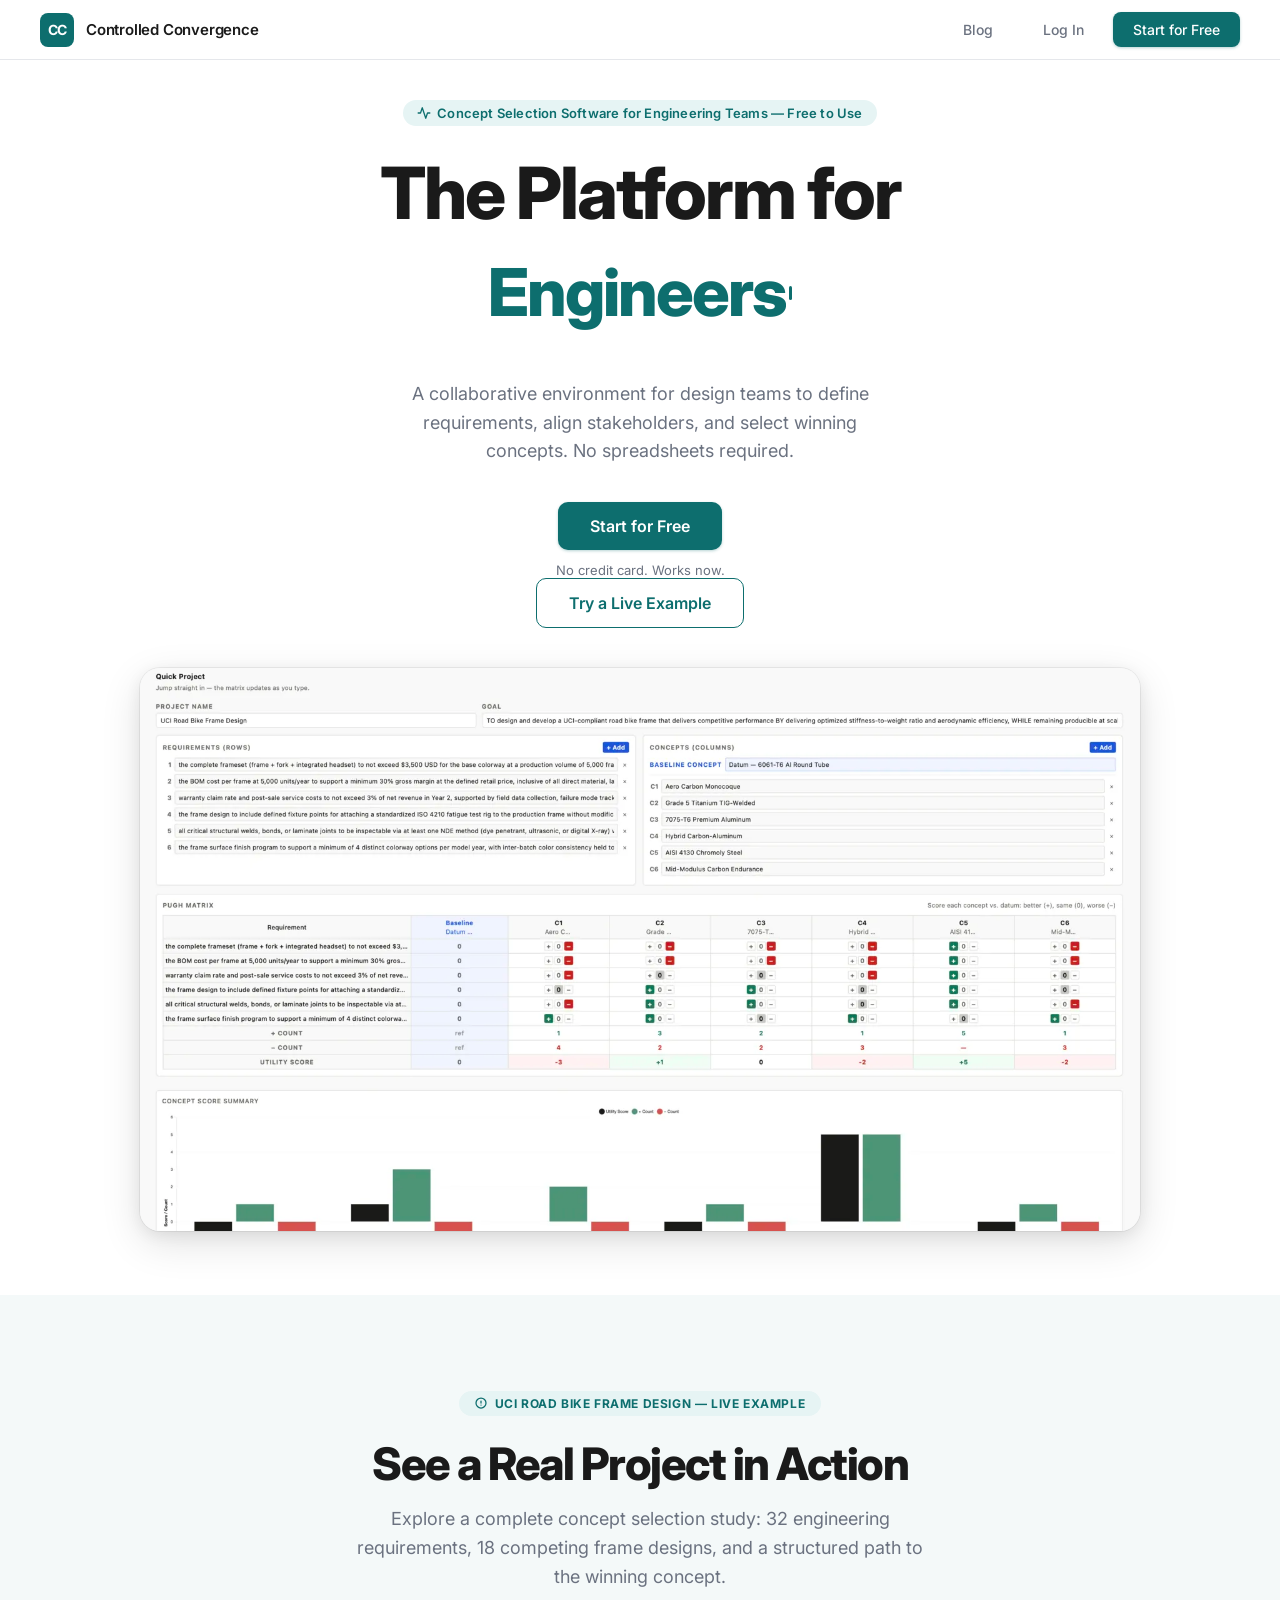
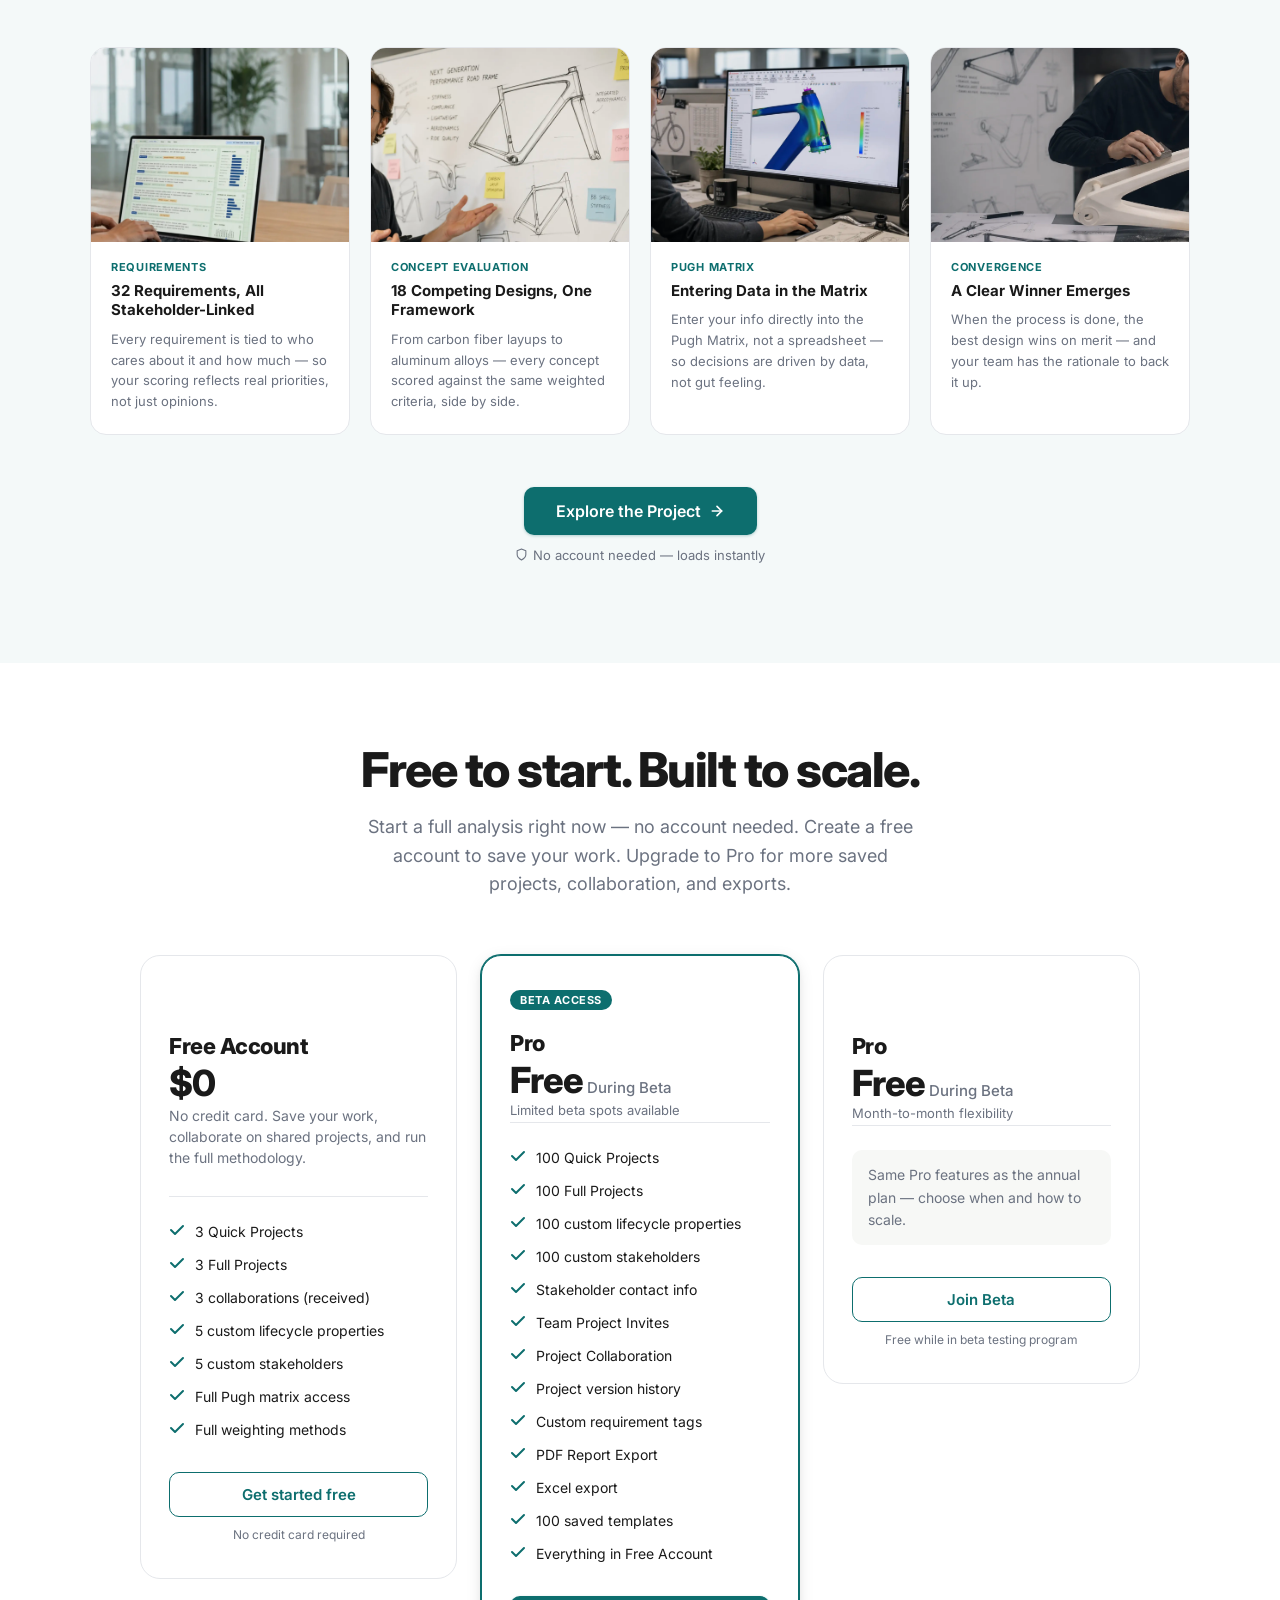
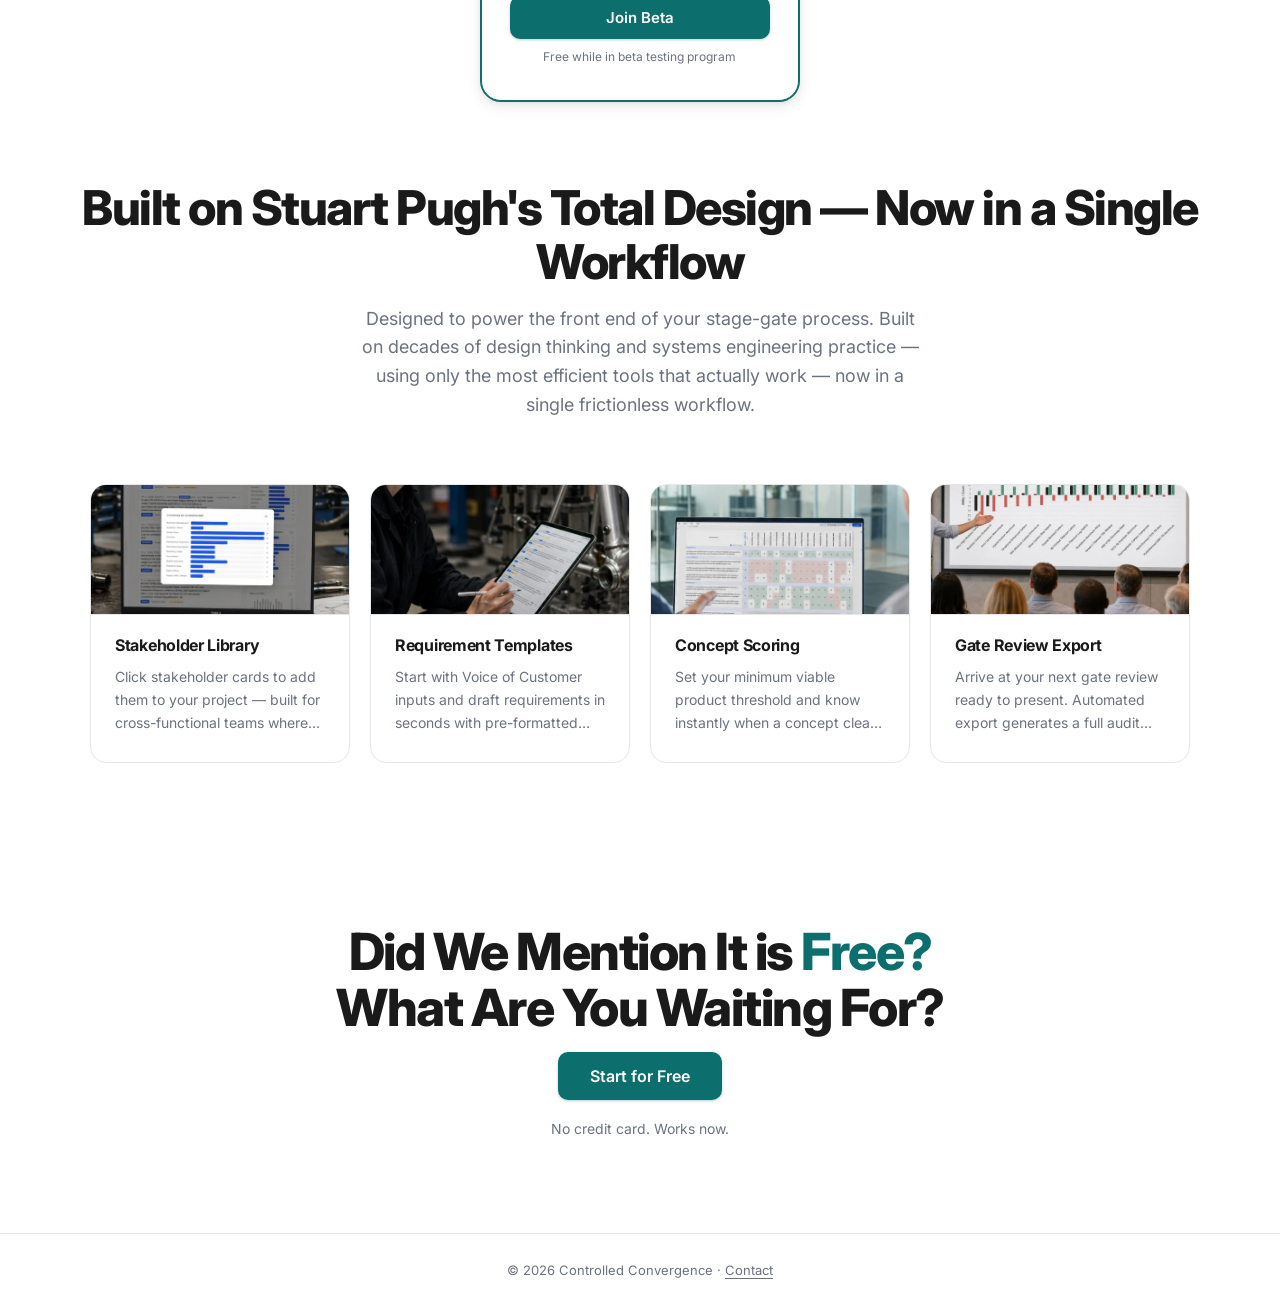
<file: index.html>
<!DOCTYPE html>
<html lang="en">
<head>
  <meta charset="UTF-8" />
  <meta name="viewport" content="width=device-width, initial-scale=1.0" />
  <title>Controlled Convergence — Concept Selection Software for Engineering Teams</title>
  <link rel="preconnect" href="https://fonts.googleapis.com" />
  <link rel="preconnect" href="https://fonts.gstatic.com" crossorigin />
  <link href="https://fonts.googleapis.com/css2?family=Inter:wght@400;500;600;700;800&display=swap" rel="stylesheet" />
  <script src="https://cdnjs.cloudflare.com/ajax/libs/gsap/3.12.5/gsap.min.js"></script>

  <style>
    /* ─── Reset & Base ─────────────────────────────────────────────────── */
    *, *::before, *::after { box-sizing: border-box; margin: 0; padding: 0; }

    :root {
      --teal:        #0d6e6e;
      --teal-dark:   #095858;
      --teal-light:  #e6f4f4;
      --teal-mid:    #1a8c8c;
      --text:        #1a1a1a;
      --text-muted:  #6b7280;
      --border:      #e5e7eb;
      --white:       #ffffff;
      --shadow-md:   0 4px 16px rgba(0,0,0,.10), 0 2px 6px rgba(0,0,0,.06);
      --shadow-lg:   0 12px 40px rgba(0,0,0,.12), 0 4px 16px rgba(0,0,0,.07);
      --radius-card: 16px;
      --radius-btn:  8px;
      --font:        'Inter', system-ui, -apple-system, sans-serif;
    }

    html { scroll-behavior: smooth; }
    body { font-family: var(--font); color: var(--text); background: var(--white); -webkit-font-smoothing: antialiased; }

    /* ─── Nav ──────────────────────────────────────────────────────────── */
    .nav {
      position: sticky; top: 0; z-index: 100;
      background: rgba(255,255,255,0.96); backdrop-filter: blur(8px);
      border-bottom: 1px solid var(--border);
      height: 60px; display: flex; align-items: center; padding: 0 32px;
    }
    .nav-inner { width: 100%; max-width: 1200px; margin: 0 auto; display: flex; align-items: center; justify-content: space-between; }
    .nav-logo  { display: flex; align-items: center; gap: 12px; text-decoration: none; }
    .nav-lettermark {
      width: 34px; height: 34px; background: var(--teal); color: white;
      border-radius: 8px; display: flex; align-items: center; justify-content: center;
      font-size: 14px; font-weight: 700; letter-spacing: -0.5px; flex-shrink: 0;
    }
    .nav-wordmark { font-size: 15px; font-weight: 600; color: var(--text); letter-spacing: -0.2px; }
    .nav-actions  { display: flex; align-items: center; gap: 8px; }

    /* ─── Buttons ──────────────────────────────────────────────────────── */
    .btn {
      display: inline-flex; align-items: center; justify-content: center;
      padding: 9px 20px; border-radius: var(--radius-btn);
      font-family: var(--font); font-size: 14px; font-weight: 500;
      cursor: pointer; text-decoration: none; border: none; outline: none;
      transition: background .15s, color .15s, box-shadow .15s, transform .1s;
    }
    .btn:active { transform: scale(0.97); }
    .btn-ghost   { background: transparent; color: var(--text-muted); border: 1px solid transparent; }
    .btn-ghost:hover { color: var(--text); background: #f3f4f6; }
    .btn-primary { background: var(--teal); color: white; box-shadow: 0 1px 3px rgba(13,110,110,.3); }
    .btn-primary:hover { background: var(--teal-dark); box-shadow: 0 4px 12px rgba(13,110,110,.35); }
    .btn-primary-lg { padding: 14px 32px; font-size: 16px; font-weight: 600; border-radius: 10px; }
    .btn-outline {
      background: transparent; color: var(--teal);
      border: 1.5px solid var(--teal); font-weight: 600;
    }
    .btn-outline:hover { background: var(--teal-light); }

    /* ─── Hero ──────────────────────────────────────────────────────────── */
    .hero {
      display: flex; flex-direction: column;
      align-items: center; justify-content: flex-start;
      text-align: center; padding: 40px 24px 40px;
    }
    .hero-eyebrow {
      display: inline-flex; align-items: center; gap: 6px;
      background: var(--teal-light); color: var(--teal);
      font-size: 13px; font-weight: 600; padding: 5px 14px;
      border-radius: 100px; margin-bottom: 28px; letter-spacing: .2px;
    }
    .hero-headline-static { font-size: clamp(40px,6vw,72px); font-weight: 800; line-height: 1.08; letter-spacing: -2px; color: var(--text); }
    .hero-typewriter-row  { display: flex; align-items: center; justify-content: center; height: clamp(72px,9vw,110px); margin-top: 6px; }
    .hero-typewriter      { font-size: clamp(36px,5.5vw,66px); font-weight: 800; line-height: 1.2; letter-spacing: -2px; color: var(--teal); white-space: nowrap; overflow: hidden; }
    .cursor {
      display: inline-block; width: 3px; height: .85em; background: var(--teal);
      margin-left: 3px; vertical-align: middle; border-radius: 2px; flex-shrink: 0;
      animation: blink .75s step-end infinite;
    }
    @keyframes blink { 0%,100%{opacity:1} 50%{opacity:0} }
    .hero-sub  { margin-top: 32px; font-size: 18px; color: var(--text-muted); max-width: 480px; line-height: 1.6; }
    .hero-cta  { margin-top: 36px; }
    .hero-cta-note { margin-top: 12px; font-size: 13px; color: var(--text-muted); }

    /* ─── Product Visual ───────────────────────────────────────────────── */
    .product-visual-wrap { width: 100%; max-width: 1100px; margin: 0 auto; padding: 0 24px 64px; }
    .product-visual {
      width: 100%; max-width: 1000px; margin: 0 auto;
      border-radius: 20px; overflow: hidden;
      box-shadow: var(--shadow-lg), 0 0 0 1px rgba(0,0,0,.06);
      background: #f8fafc; aspect-ratio: 16/9; position: relative;
    }
    .product-visual img { position: absolute; top: 0; left: 0; transform-origin: top left; display: block; max-width: none; }
    @media (prefers-reduced-motion: reduce) { .product-visual img { width:100%;height:100%;object-fit:cover;position:static; } }

    /* ─── Proven Tools ─────────────────────────────────────────────────── */
    .section-proven { text-align: center; padding: 0 24px 16px; }
    .section-heading { font-size: clamp(30px,4vw,48px); font-weight: 800; letter-spacing: -1.5px; color: var(--text); line-height: 1.12; }
    .section-sub { margin-top: 16px; font-size: 18px; color: var(--text-muted); max-width: 560px; margin-left: auto; margin-right: auto; line-height: 1.6; }

    /* ─── Feature Cards ────────────────────────────────────────────────── */
    .cards-section { padding: 48px 24px 80px; }
    .cards-inner { max-width: 1100px; margin: 0 auto; display: flex; flex-direction: row; gap: 20px; align-items: stretch; }
    .card {
      flex: 1 1 0; min-width: 0; background: var(--white); border: 1px solid var(--border);
      border-radius: var(--radius-card); padding: 0 0 28px;
      display: flex; flex-direction: column; overflow: hidden; cursor: default;
      transition: flex .45s cubic-bezier(.4,0,.2,1), box-shadow .3s ease, border-color .3s ease;
    }
    .cards-inner:has(.card:hover) .card       { flex: .53 1 0; }
    .cards-inner:has(.card:hover) .card:hover { flex: 2.4 1 0; box-shadow: var(--shadow-lg); border-color: #d1e8e8; }
    .card-preview { width: 100%; height: 130px; overflow: hidden; flex-shrink: 0; border-bottom: 1px solid var(--border); background: #f0f7f4; transition: height .45s cubic-bezier(.4,0,.2,1); }
    .card:hover .card-preview { height: 190px; }
    .card-preview img { width: 100%; height: 100%; display: block; object-fit: cover; }
    .card-preview.preview-stakeholder img  { object-position: center; transform: scale(1.08); transform-origin: center; }
    .card-preview.preview-requirements img { object-position: center; transform-origin: center; }
    .card-preview.preview-scoring img      { object-position: center; transform: scale(1.1); transform-origin: center; }
    .card-preview.preview-reports img      { object-position: center; transform: scale(1.05); transform-origin: center; }
    .card-body { padding: 20px 24px 0; display: flex; flex-direction: column; flex: 1; overflow: hidden; }
    .card-title { font-size: 16px; font-weight: 700; color: var(--text); margin-bottom: 10px; letter-spacing: -.3px; white-space: nowrap; overflow: hidden; text-overflow: ellipsis; }
    .card:hover .card-title { white-space: normal; overflow: visible; text-overflow: unset; }
    .card-desc { font-size: 14px; color: var(--text-muted); line-height: 1.65; display: -webkit-box; -webkit-box-orient: vertical; -webkit-line-clamp: 3; overflow: hidden; transition: opacity .3s ease; }
    .card:hover .card-desc { display: block; overflow: visible; }
    .cards-inner:has(.card:hover) .card:not(:hover) .card-desc { opacity: .35; }
    @media (max-width: 900px) {
      .cards-inner { flex-wrap: wrap; }
      .cards-inner .card { flex: 1 1 calc(50% - 10px); }
      .cards-inner:has(.card:hover) .card,
      .cards-inner:has(.card:hover) .card:hover { flex: 1 1 calc(50% - 10px); box-shadow: var(--shadow-md); }
    }
    @media (max-width: 520px) {
      .cards-inner .card { flex: 1 1 100%; }
      .cards-inner:has(.card:hover) .card,
      .cards-inner:has(.card:hover) .card:hover { flex: 1 1 100%; }
    }

    /* ─── Pricing Section ──────────────────────────────────────────────── */
    .section-pricing { padding: 80px 24px 80px; text-align: center; }

    .pricing-intro {
      max-width: 560px; margin: 16px auto 0;
      font-size: 18px; color: var(--text-muted); line-height: 1.6;
    }

    .pricing-cards {
      max-width: 1000px; margin: 56px auto 0;
      display: grid; grid-template-columns: repeat(3, 1fr); gap: 24px; align-items: start;
    }
    @media (max-width: 720px) { .pricing-cards { grid-template-columns: 1fr; max-width: 420px; } }

    .pricing-card {
      background: var(--white); border: 1.5px solid var(--border);
      border-radius: 20px; padding: 32px 28px 36px;
      text-align: left; position: relative;
      transition: box-shadow .2s ease, transform .2s ease;
    }
    .pricing-card:hover { box-shadow: var(--shadow-md); transform: translateY(-2px); }
    .pricing-card.featured { border-color: var(--teal); box-shadow: 0 0 0 1px var(--teal), var(--shadow-md); }
    .pricing-card.featured:hover { box-shadow: 0 0 0 1px var(--teal), var(--shadow-lg); }

    .pricing-badge {
      display: inline-block; background: var(--teal); color: white;
      font-size: 11px; font-weight: 700; letter-spacing: .5px; text-transform: uppercase;
      padding: 3px 10px; border-radius: 100px; margin-bottom: 20px;
    }
    .pricing-badge-spacer { height: 25px; margin-bottom: 20px; }

    .pricing-tier { font-size: 22px; font-weight: 800; color: var(--text); letter-spacing: -.5px; margin-bottom: 6px; }

    .pricing-price {
      font-size: 36px; font-weight: 800; color: var(--text);
      letter-spacing: -1px; line-height: 1; margin-bottom: 4px;
    }
    .pricing-price span { font-size: 15px; font-weight: 500; color: var(--text-muted); letter-spacing: 0; }

    .pricing-tagline {
      font-size: 14px; color: var(--text-muted); margin-bottom: 28px;
      line-height: 1.5;
    }
    .pricing-divider { border: none; border-top: 1px solid var(--border); margin-bottom: 24px; }

    .pricing-features {
      list-style: none; display: flex; flex-direction: column; gap: 12px; margin-bottom: 32px;
    }
    .pricing-features li {
      display: flex; align-items: flex-start; gap: 10px;
      font-size: 14px; color: var(--text); line-height: 1.5;
    }
    .pricing-features li .check { flex-shrink: 0; margin-top: 1px; width: 16px; height: 16px; color: var(--teal); }
    .pricing-features li.muted { color: var(--text-muted); }
    .pricing-features li.muted .check { color: #c0d4d4; }

    .pricing-cta { width: 100%; padding: 12px 20px; font-size: 15px; font-weight: 600; border-radius: 10px; text-align: center; }
    .pricing-note { margin-top: 10px; font-size: 12px; color: var(--text-muted); text-align: center; }
    .pricing-billing { font-size: 13px; color: var(--text-muted); margin-bottom: 4px; }
    .pricing-savings { font-size: 13px; color: var(--teal); font-weight: 600; margin-bottom: 28px; }
    .pricing-monthly-box {
      background: var(--bg-subtle, #f7f8f6); border-radius: 10px;
      padding: 14px 16px; font-size: 14px; color: var(--text-muted);
      line-height: 1.6; margin-bottom: 32px;
    }
    .pricing-monthly-nudge { display: block; margin-top: 8px; font-size: 13px; color: var(--teal); font-weight: 600; }

    /* ─── Coming Soon toast (Get Pro) ──────────────────────────────────── */
    .coming-soon-toast {
      position: fixed; bottom: 32px; left: 50%; transform: translateX(-50%) translateY(20px);
      background: #1a1a1a; color: white;
      padding: 16px 28px; border-radius: 12px;
      font-size: 14px; font-weight: 500; line-height: 1.6;
      box-shadow: 0 8px 32px rgba(0,0,0,.25);
      opacity: 0; pointer-events: none;
      transition: opacity .25s ease, transform .25s ease;
      z-index: 9999; text-align: center;
      width: max-content; max-width: min(520px, calc(100vw - 48px));
    }
    .coming-soon-toast.show {
      opacity: 1; transform: translateX(-50%) translateY(0);
    }

    /* ─── Modes Section ────────────────────────────────────────────────── */
    .section-modes {
      padding: 80px 24px 0;
      text-align: center;
    }
    .section-modes .section-heading { font-size: clamp(28px,3.5vw,44px); }

    .mode-block {
      max-width: 1000px;
      margin: 56px auto 0;
    }

    .mode-eyebrow {
      display: inline-flex; align-items: center; gap: 6px;
      font-size: 12px; font-weight: 700; text-transform: uppercase;
      letter-spacing: .7px; color: var(--teal);
      margin-bottom: 14px;
    }

    .mode-desc {
      font-size: 18px; color: var(--text-muted);
      max-width: 640px; margin: 0 auto 40px;
      line-height: 1.6;
    }

    .mode-img-wrap {
      width: 100%; border-radius: 20px; overflow: hidden;
      box-shadow: var(--shadow-lg), 0 0 0 1px rgba(0,0,0,.06);
      background: #f8fafc;
    }
    .mode-img-wrap img { width: 100%; height: auto; display: block; }

    /* Flow diagram wrapper */
    .flow-wrap {
      width: 100%;
      background: var(--teal-light);
      border: 1px solid #b8d9d9;
      border-radius: 20px;
      padding: 36px 28px;
      box-sizing: border-box;
    }
    .flow-wrap svg {
      width: 100%;
      height: auto;
      display: block;
    }

    /* ─── Demo / Case Study Section ──────────────────────────────────── */
    .section-demo {
      padding: 96px 24px 100px;
      background: #f4f9f9;
      text-align: center;
    }
    .demo-eyebrow {
      display: inline-flex; align-items: center; gap: 8px;
      background: var(--teal-light); color: var(--teal);
      font-size: 12px; font-weight: 700; letter-spacing: .6px; text-transform: uppercase;
      padding: 5px 16px; border-radius: 100px; margin-bottom: 24px;
    }
    .demo-heading {
      font-size: clamp(28px, 3.5vw, 48px); font-weight: 800;
      letter-spacing: -1.5px; color: var(--text); line-height: 1.1;
    }
    .demo-sub {
      margin: 16px auto 0; font-size: 18px; color: var(--text-muted);
      max-width: 580px; line-height: 1.6;
    }
    .demo-cards {
      max-width: 1100px; margin: 56px auto 0;
      display: grid; grid-template-columns: repeat(4, 1fr); gap: 20px;
    }
    .demo-card {
      background: var(--white); border: 1px solid var(--border);
      border-radius: var(--radius-card); overflow: hidden;
      display: flex; flex-direction: column;
      transition: box-shadow .25s ease, transform .22s ease;
      text-align: left;
    }
    .demo-card:hover {
      box-shadow: var(--shadow-lg); transform: translateY(-5px);
    }
    .demo-card-img {
      width: 100%; aspect-ratio: 4/3; overflow: hidden; flex-shrink: 0;
    }
    .demo-card-img img {
      width: 100%; height: 100%; object-fit: cover;
      transition: transform .45s ease;
      display: block;
    }
    .demo-card:hover .demo-card-img img { transform: scale(1.06); }
    .demo-card-img.crop-top    img { object-position: center top; }
    .demo-card-img.crop-center img { object-position: center center; }
    .demo-card-img.crop-right  img { object-position: right center; }
    .demo-card-body {
      padding: 18px 20px 22px;
      display: flex; flex-direction: column; gap: 5px; flex: 1;
    }
    .demo-card-tag {
      font-size: 11px; font-weight: 700; text-transform: uppercase;
      letter-spacing: .7px; color: var(--teal); margin-bottom: 2px;
    }
    .demo-card-title {
      font-size: 15px; font-weight: 700; color: var(--text); line-height: 1.3;
    }
    .demo-card-desc {
      font-size: 13px; color: var(--text-muted); line-height: 1.6; margin-top: 4px;
    }
    .demo-cta {
      margin-top: 52px;
      display: flex; flex-direction: column; align-items: center; gap: 12px;
    }
    .demo-cta-note {
      font-size: 13px; color: var(--text-muted);
      display: flex; align-items: center; gap: 5px;
    }
    @media (max-width: 900px) {
      .demo-cards { grid-template-columns: repeat(2, 1fr); }
    }
    @media (max-width: 520px) {
      .demo-cards { grid-template-columns: 1fr; max-width: 400px; }
    }

    /* ─── Bottom CTA ───────────────────────────────────────────────────── */
    .section-cta {
      padding: 80px 24px 96px; text-align: center;
      display: flex; flex-direction: column; align-items: center; gap: 16px;
    }
    .section-cta .cta-heading {
      font-size: clamp(28px,4vw,52px); font-weight: 800;
      line-height: 1.1; letter-spacing: -1.5px; color: var(--text); max-width: 720px;
    }
    .section-cta .cta-heading em { font-style: normal; color: var(--teal); }
    .section-cta .cta-note { font-size: 14px; color: var(--text-muted); margin-top: 4px; }

    /* ─── Footer ───────────────────────────────────────────────────────── */
    footer { border-top: 1px solid var(--border); padding: 28px 24px; text-align: center; font-size: 13px; color: var(--text-muted); }
  </style>
</head>
<body>

  <!-- ═══ NAV ═══════════════════════════════════════════════════════════ -->
  <nav class="nav" aria-label="Main navigation">
    <div class="nav-inner">
      <a href="/" class="nav-logo" aria-label="Controlled Convergence home">
        <div class="nav-lettermark" aria-hidden="true">CC</div>
        <span class="nav-wordmark">Controlled Convergence</span>
      </a>
      <div class="nav-actions">
        <a href="/blog"           class="btn btn-ghost">Blog</a>
        <a href="app.html#login"  class="btn btn-ghost">Log In</a>
        <a href="app.html#signup"   class="btn btn-primary">Start for Free</a>
      </div>
    </div>
  </nav>

  <!-- ═══ HERO ══════════════════════════════════════════════════════════ -->
  <section class="hero" aria-labelledby="hero-headline">
    <div class="hero-eyebrow" aria-hidden="true">
      <svg width="14" height="14" viewBox="0 0 24 24" fill="none" stroke="currentColor" stroke-width="2.2" stroke-linecap="round" stroke-linejoin="round"><polyline points="22 12 18 12 15 21 9 3 6 12 2 12"/></svg>
      Concept Selection Software for Engineering Teams — Free to Use
    </div>
    <h1 id="hero-headline">
      <span class="hero-headline-static">The Platform for</span>
    </h1>
    <div class="hero-typewriter-row" aria-live="polite" aria-atomic="true">
      <span class="hero-typewriter" id="typewriter" aria-label="rotating phrases"></span>
      <span class="cursor" aria-hidden="true"></span>
    </div>
    <p class="hero-sub">
      A collaborative environment for design teams to define requirements, align stakeholders, and select winning concepts. No spreadsheets required.
    </p>
    <div class="hero-cta">
      <a href="app.html#signup" class="btn btn-primary btn-primary-lg">Start for Free</a>
      <p class="hero-cta-note">No credit card. Works now.</p>
      <a href="app.html#demo" class="btn btn-outline btn-primary-lg">Try a Live Example</a>
    </div>
  </section>

  <!-- ═══ PRODUCT VISUAL ════════════════════════════════════════════════ -->
  <div class="product-visual-wrap">
    <div class="product-visual" id="productViewport" role="img" aria-label="Screenshot of the Controlled Convergence platform">
      <picture>
        <source srcset="quick-start-screenshot.webp" type="image/webp">
        <img src="quick-start-screenshot.png" id="productImg" alt="Controlled Convergence quick-start interface" draggable="false" />
      </picture>
    </div>
  </div>

  <!-- ═══ DEMO / CASE STUDY ════════════════════════════════════════════ -->
  <section class="section-demo" aria-labelledby="demo-heading">

    <p class="demo-eyebrow" aria-hidden="true">
      <svg width="12" height="12" viewBox="0 0 24 24" fill="none" stroke="currentColor" stroke-width="2.5" stroke-linecap="round" stroke-linejoin="round"><circle cx="12" cy="12" r="10"/><line x1="12" y1="8" x2="12" y2="12"/><line x1="12" y1="16" x2="12.01" y2="16"/></svg>
      UCI Road Bike Frame Design — Live Example
    </p>

    <h2 id="demo-heading" class="demo-heading">See a Real Project in Action</h2>
    <p class="demo-sub">
      Explore a complete concept selection study: 32 engineering requirements, 18 competing frame designs, and a structured path to the winning concept.
    </p>

    <!-- Feature cards -->
    <div class="demo-cards">

      <!-- Card 1 — Laptop / Data-backed -->
      <div class="demo-card">
        <div class="demo-card-img crop-center">
          <picture>
            <source srcset="bike-frame-laptop.webp" type="image/webp">
            <img src="bike-frame-laptop.png" alt="Engineer reviewing bike frame design on a laptop" loading="lazy" />
          </picture>
        </div>
        <div class="demo-card-body">
          <p class="demo-card-tag">Requirements</p>
          <p class="demo-card-title">32 Requirements, All Stakeholder-Linked</p>
          <p class="demo-card-desc">Every requirement is tied to who cares about it and how much — so your scoring reflects real priorities, not just opinions.</p>
        </div>
      </div>

      <!-- Card 2 — Ideation / Stakeholder alignment -->
      <div class="demo-card">
        <div class="demo-card-img crop-top">
          <picture>
            <source srcset="bike-frame-ideation.webp" type="image/webp">
            <img src="bike-frame-ideation.png" alt="Bike frame ideation and design sketches" loading="lazy" />
          </picture>
        </div>
        <div class="demo-card-body">
          <p class="demo-card-tag">Concept Evaluation</p>
          <p class="demo-card-title">18 Competing Designs, One Framework</p>
          <p class="demo-card-desc">From carbon fiber layups to aluminum alloys — every concept scored against the same weighted criteria, side by side.</p>
        </div>
      </div>

      <!-- Card 3 — FEA / Simulation-backed -->
      <div class="demo-card">
        <div class="demo-card-img crop-center">
          <picture>
            <source srcset="bike-frame-fea.webp" type="image/webp">
            <img src="bike-frame-fea.png" alt="FEA simulation results for bike frame analysis" loading="lazy" />
          </picture>
        </div>
        <div class="demo-card-body">
          <p class="demo-card-tag">Pugh Matrix</p>
          <p class="demo-card-title">Entering Data in the Matrix</p>
          <p class="demo-card-desc">Enter your info directly into the Pugh Matrix, not a spreadsheet — so decisions are driven by data, not gut feeling.</p>
        </div>
      </div>

      <!-- Card 4 — Sanding / Hands-on -->
      <div class="demo-card">
        <div class="demo-card-img crop-center">
          <picture>
            <source srcset="bike-frame-sanding.webp" type="image/webp">
            <img src="bike-frame-sanding.png" alt="Hands-on bike frame prototype finishing work" loading="lazy" />
          </picture>
        </div>
        <div class="demo-card-body">
          <p class="demo-card-tag">Convergence</p>
          <p class="demo-card-title">A Clear Winner Emerges</p>
          <p class="demo-card-desc">When the process is done, the best design wins on merit — and your team has the rationale to back it up.</p>
        </div>
      </div>

    </div>

    <!-- CTA -->
    <div class="demo-cta">
      <a href="app.html#demo" class="btn btn-primary btn-primary-lg">
        Explore the Project
        <svg style="margin-left:8px" width="16" height="16" viewBox="0 0 24 24" fill="none" stroke="currentColor" stroke-width="2.5" stroke-linecap="round" stroke-linejoin="round"><line x1="5" y1="12" x2="19" y2="12"/><polyline points="12 5 19 12 12 19"/></svg>
      </a>
      <p class="demo-cta-note">
        <svg width="13" height="13" viewBox="0 0 24 24" fill="none" stroke="currentColor" stroke-width="2" stroke-linecap="round" stroke-linejoin="round"><path d="M12 22s8-4 8-10V5l-8-3-8 3v7c0 6 8 10 8 10z"/></svg>
        No account needed — loads instantly
      </p>
    </div>

  </section>

  <!-- ═══ PRICING ═══════════════════════════════════════════════════════ -->
  <section class="section-pricing" aria-labelledby="pricing-heading">
    <h2 id="pricing-heading" class="section-heading">Free to start. Built to scale.</h2>
    <p class="pricing-intro">
      Start a full analysis right now — no account needed. Create a free account
      to save your work. Upgrade to Pro for more saved projects, collaboration, and exports.
    </p>

    <div class="pricing-cards">

      <!-- ── Free Account ── -->
      <div class="pricing-card">
        <div class="pricing-badge-spacer" aria-hidden="true"></div>
        <div class="pricing-tier">Free Account</div>
        <div class="pricing-price">$0</div>
        <p class="pricing-tagline">No credit card. Save your work, collaborate on shared projects, and run the full methodology.</p>
        <hr class="pricing-divider" />
        <ul class="pricing-features" aria-label="Free Account tier features">
          <li>
            <svg class="check" viewBox="0 0 16 16" fill="none" stroke="currentColor" stroke-width="2" stroke-linecap="round" stroke-linejoin="round"><polyline points="2 8 6 12 14 4"/></svg>
            3 Quick Projects
          </li>
          <li>
            <svg class="check" viewBox="0 0 16 16" fill="none" stroke="currentColor" stroke-width="2" stroke-linecap="round" stroke-linejoin="round"><polyline points="2 8 6 12 14 4"/></svg>
            3 Full Projects
          </li>
          <li>
            <svg class="check" viewBox="0 0 16 16" fill="none" stroke="currentColor" stroke-width="2" stroke-linecap="round" stroke-linejoin="round"><polyline points="2 8 6 12 14 4"/></svg>
            3 collaborations (received)
          </li>
          <li>
            <svg class="check" viewBox="0 0 16 16" fill="none" stroke="currentColor" stroke-width="2" stroke-linecap="round" stroke-linejoin="round"><polyline points="2 8 6 12 14 4"/></svg>
            5 custom lifecycle properties
          </li>
          <li>
            <svg class="check" viewBox="0 0 16 16" fill="none" stroke="currentColor" stroke-width="2" stroke-linecap="round" stroke-linejoin="round"><polyline points="2 8 6 12 14 4"/></svg>
            5 custom stakeholders
          </li>
          <li>
            <svg class="check" viewBox="0 0 16 16" fill="none" stroke="currentColor" stroke-width="2" stroke-linecap="round" stroke-linejoin="round"><polyline points="2 8 6 12 14 4"/></svg>
            Full Pugh matrix access
          </li>
          <li>
            <svg class="check" viewBox="0 0 16 16" fill="none" stroke="currentColor" stroke-width="2" stroke-linecap="round" stroke-linejoin="round"><polyline points="2 8 6 12 14 4"/></svg>
            Full weighting methods
          </li>
        </ul>
        <a href="app.html#signup" class="btn btn-outline pricing-cta">Get started free</a>
        <p class="pricing-note">No credit card required</p>
      </div>

      <!-- ── Pro Annual (featured) ── -->
      <div class="pricing-card featured" aria-label="Recommended tier">
        <div class="pricing-badge">Beta Access</div>
        <div class="pricing-tier">Pro</div>
        <div class="pricing-price">Free<span> During Beta</span></div>
        <p class="pricing-billing">Limited beta spots available</p>
        <hr class="pricing-divider" />
        <ul class="pricing-features" aria-label="Pro Annual tier features">
          <li>
            <svg class="check" viewBox="0 0 16 16" fill="none" stroke="currentColor" stroke-width="2" stroke-linecap="round" stroke-linejoin="round"><polyline points="2 8 6 12 14 4"/></svg>
            100 Quick Projects
          </li>
          <li>
            <svg class="check" viewBox="0 0 16 16" fill="none" stroke="currentColor" stroke-width="2" stroke-linecap="round" stroke-linejoin="round"><polyline points="2 8 6 12 14 4"/></svg>
            100 Full Projects
          </li>
          <li>
            <svg class="check" viewBox="0 0 16 16" fill="none" stroke="currentColor" stroke-width="2" stroke-linecap="round" stroke-linejoin="round"><polyline points="2 8 6 12 14 4"/></svg>
            100 custom lifecycle properties
          </li>
          <li>
            <svg class="check" viewBox="0 0 16 16" fill="none" stroke="currentColor" stroke-width="2" stroke-linecap="round" stroke-linejoin="round"><polyline points="2 8 6 12 14 4"/></svg>
            100 custom stakeholders
          </li>
          <li>
            <svg class="check" viewBox="0 0 16 16" fill="none" stroke="currentColor" stroke-width="2" stroke-linecap="round" stroke-linejoin="round"><polyline points="2 8 6 12 14 4"/></svg>
            Stakeholder contact info
          </li>
          <li>
            <svg class="check" viewBox="0 0 16 16" fill="none" stroke="currentColor" stroke-width="2" stroke-linecap="round" stroke-linejoin="round"><polyline points="2 8 6 12 14 4"/></svg>
            Team Project Invites
          </li>
          <li>
            <svg class="check" viewBox="0 0 16 16" fill="none" stroke="currentColor" stroke-width="2" stroke-linecap="round" stroke-linejoin="round"><polyline points="2 8 6 12 14 4"/></svg>
            Project Collaboration
          </li>
          <li>
            <svg class="check" viewBox="0 0 16 16" fill="none" stroke="currentColor" stroke-width="2" stroke-linecap="round" stroke-linejoin="round"><polyline points="2 8 6 12 14 4"/></svg>
            Project version history
          </li>
          <li>
            <svg class="check" viewBox="0 0 16 16" fill="none" stroke="currentColor" stroke-width="2" stroke-linecap="round" stroke-linejoin="round"><polyline points="2 8 6 12 14 4"/></svg>
            Custom requirement tags
          </li>
          <li>
            <svg class="check" viewBox="0 0 16 16" fill="none" stroke="currentColor" stroke-width="2" stroke-linecap="round" stroke-linejoin="round"><polyline points="2 8 6 12 14 4"/></svg>
            PDF Report Export
          </li>
          <li>
            <svg class="check" viewBox="0 0 16 16" fill="none" stroke="currentColor" stroke-width="2" stroke-linecap="round" stroke-linejoin="round"><polyline points="2 8 6 12 14 4"/></svg>
            Excel export
          </li>
          <li>
            <svg class="check" viewBox="0 0 16 16" fill="none" stroke="currentColor" stroke-width="2" stroke-linecap="round" stroke-linejoin="round"><polyline points="2 8 6 12 14 4"/></svg>
            100 saved templates
          </li>
          <li>
            <svg class="check" viewBox="0 0 16 16" fill="none" stroke="currentColor" stroke-width="2" stroke-linecap="round" stroke-linejoin="round"><polyline points="2 8 6 12 14 4"/></svg>
            Everything in Free Account
          </li>
        </ul>
        <button onclick="showComingSoon()" class="btn btn-primary pricing-cta">Join Beta</button>
        <p class="pricing-note">Free while in beta testing program</p>
      </div>

      <!-- ── Pro Monthly ── -->
      <div class="pricing-card">
        <div class="pricing-badge-spacer" aria-hidden="true"></div>
        <div class="pricing-tier">Pro</div>
        <div class="pricing-price">Free<span> During Beta</span></div>
        <p class="pricing-billing">Month-to-month flexibility</p>
        <hr class="pricing-divider" />
        <div class="pricing-monthly-box">
          Same Pro features as the annual plan — choose when and how to scale.
        </div>
        <button onclick="showComingSoon()" class="btn btn-outline pricing-cta">Join Beta</button>
        <p class="pricing-note">Free while in beta testing program</p>
      </div>

    </div>
  </section>

  <!-- ═══ PROVEN TOOLS ══════════════════════════════════════════════════ -->
  <section class="section-proven" aria-labelledby="proven-heading">
    <h2 id="proven-heading" class="section-heading">Built on Stuart Pugh's Total Design — Now in a Single Workflow</h2>
    <p class="section-sub">
      Designed to power the front end of your stage-gate process.
      Built on decades of design thinking and systems engineering practice —
      using only the most efficient tools that actually work — now in a single
      frictionless workflow.
    </p>
  </section>

  <!-- ═══ FEATURE CARDS ════════════════════════════════════════════════ -->
  <section class="cards-section" aria-label="Platform features">
    <div class="cards-inner">

      <div class="card">
        <div class="card-preview preview-stakeholder" aria-hidden="true">
          <picture>
            <source srcset="stakeholder-screenshot.webp" type="image/webp">
            <img src="stakeholder-screenshot.png" alt="" loading="lazy" />
          </picture>
        </div>
        <div class="card-body">
          <div class="card-title">Stakeholder Library</div>
          <p class="card-desc">Click stakeholder cards to add them to your project — built for cross-functional teams where every requirement needs an owner. Optional — enter actual names and contact information to stakeholder cards.</p>
        </div>
      </div>

      <div class="card">
        <div class="card-preview preview-requirements" aria-hidden="true">
          <picture>
            <source srcset="requirements-screenshot.webp" type="image/webp">
            <img src="requirements-screenshot.png" alt="" loading="lazy" />
          </picture>
        </div>
        <div class="card-body">
          <div class="card-title">Requirement Templates</div>
          <p class="card-desc">Start with Voice of Customer inputs and draft requirements in seconds with pre-formatted templates that enforce good structure. Every requirement traces back to its stakeholder — full bidirectional traceability, built in. Instantly track coverage of your requirements across stakeholders and system qualities.</p>
        </div>
      </div>

      <div class="card">
        <div class="card-preview preview-scoring" aria-hidden="true">
          <picture>
            <source srcset="scoring-screenshot.webp" type="image/webp">
            <img src="scoring-screenshot.png" alt="" loading="lazy" />
          </picture>
        </div>
        <div class="card-body">
          <div class="card-title">Concept Scoring</div>
          <p class="card-desc">Set your minimum viable product threshold and know instantly when a concept clears the bar. Score concepts against your datum with a streamlined Pugh matrix interface. Advanced scoring and tracking tell your team when to shift from competitive benchmarking to ideation and hybridization.</p>
        </div>
      </div>

      <div class="card">
        <div class="card-preview preview-reports" aria-hidden="true">
          <picture>
            <source srcset="reports-screenshot.webp" type="image/webp">
            <img src="reports-screenshot.png" alt="" loading="lazy" />
          </picture>
        </div>
        <div class="card-body">
          <div class="card-title">Gate Review Export</div>
          <p class="card-desc">Arrive at your next gate review ready to present. Automated export generates a full audit trail — project goal, stakeholders, requirements, scores, concepts, and matrix — ready to share.</p>
        </div>
      </div>

    </div>
  </section>

  <!-- ═══ BOTTOM CTA ════════════════════════════════════════════════════ -->
  <section class="section-cta" aria-labelledby="cta-heading">
    <h2 id="cta-heading" class="cta-heading">
      Did We Mention It is <em>Free?</em><br>What Are You Waiting For?
    </h2>
    <a href="app.html#signup" class="btn btn-primary btn-primary-lg">Start for Free</a>
    <p class="cta-note">No credit card. Works now.</p>
  </section>

  <!-- ═══ FOOTER ════════════════════════════════════════════════════════ -->
  <footer><p>© 2026 Controlled Convergence · <a href="mailto:contact@controlledconvergence.com?subject=Controlled Convergence Feedback" style="color: var(--text-muted); text-decoration: none; border-bottom: 1px solid var(--text-muted);">Contact</a></p></footer>

  <!-- ═══ COMING SOON TOAST ════════════════════════════════════════════ -->
  <div id="comingSoonToast" class="coming-soon-toast" role="status" aria-live="polite">
    <a href="app.html#signup" style="color:#7dd3d3;text-decoration:underline;">Create an account</a> to join the beta testing program and get Pro access free while it's in beta.
  </div>

  <!-- ═══ TYPEWRITER ════════════════════════════════════════════════════ -->
  <script>
    (function () {
      const phrases = [
        "Engineers",
        "Cross-Functional Teams",
        "Concept Selection",
        "Traceable Requirements",
        "Stage-Gate Projects",
        "Winning Products",
        "Data Driven Teams",
        "NPD Done Right",
      ];
      const el = document.getElementById("typewriter");
      let pi = 0, ci = 0, del = false;
      function tick() {
        const p = phrases[pi];
        if (!del) {
          el.textContent = p.slice(0, ++ci);
          if (ci === p.length) { del = true; setTimeout(tick, 2500); return; }
          setTimeout(tick, 52);
        } else {
          el.textContent = p.slice(0, --ci);
          if (ci === 0) { del = false; pi = (pi + 1) % phrases.length; setTimeout(tick, 400); return; }
          setTimeout(tick, 28);
        }
      }
      setTimeout(tick, 600);
    })();
  </script>

  <!-- ═══ COMING SOON HANDLER ══════════════════════════════════════════ -->
  <script>
    var _cstTimer = null;
    function showComingSoon() {
      var toast = document.getElementById('comingSoonToast');
      toast.classList.add('show');
      clearTimeout(_cstTimer);
      _cstTimer = setTimeout(function() { toast.classList.remove('show'); }, 5000);
    }
  </script>

  <!-- ═══ GSAP ══════════════════════════════════════════════════════════ -->
  <script>
    (function () {
      if (window.matchMedia("(prefers-reduced-motion: reduce)").matches) return;
      const viewport = document.getElementById("productViewport");
      const img      = document.getElementById("productImg");
      function init() {
        const vpW = viewport.offsetWidth, vpH = viewport.offsetHeight;
        const natW = img.naturalWidth || 700, natH = img.naturalHeight || 950;
        const baseW = vpW, baseH = vpW * (natH / natW);
        gsap.set(img, { width: baseW, height: baseH });
        function beatAt(fx, fy, S) {
          const rx = vpW/2 - fx*baseW*S, ry = vpH/2 - fy*baseH*S;
          return { scaleX:S, scaleY:S, x:Math.min(0,Math.max(-(baseW*S-vpW),rx)), y:Math.min(0,Math.max(-(baseH*S-vpH),ry)) };
        }
        const ZOOM = 2.0;
        const START = { scaleX:1, scaleY:1, x:0, y:0 };
        const b2 = { scaleX:1, scaleY:1, x:0, y:-(baseH-vpH) };
        const b3 = beatAt(0.20, 0.15, ZOOM);
        const b4 = beatAt(0.80, 0.15, ZOOM);
        function loop() {
          gsap.set(img, START);
          gsap.timeline({ onComplete: loop })
            .to(img, { duration:3, ease:"power2.inOut", delay:2.5, ...b2 })
            .to(img, { duration:3, ease:"power2.inOut", delay:2.0, ...b3 })
            .to(img, { duration:2, ease:"power2.inOut", delay:2.5, ...b4 })
            .to(img, { duration:6, ease:"power1.inOut", delay:2.5, ...START });
        }
        loop();
      }
      img.complete && img.naturalWidth ? init() : img.addEventListener("load", init);
      img.addEventListener("error", init);
    })();
  </script>

</body>
</html>
</file>
